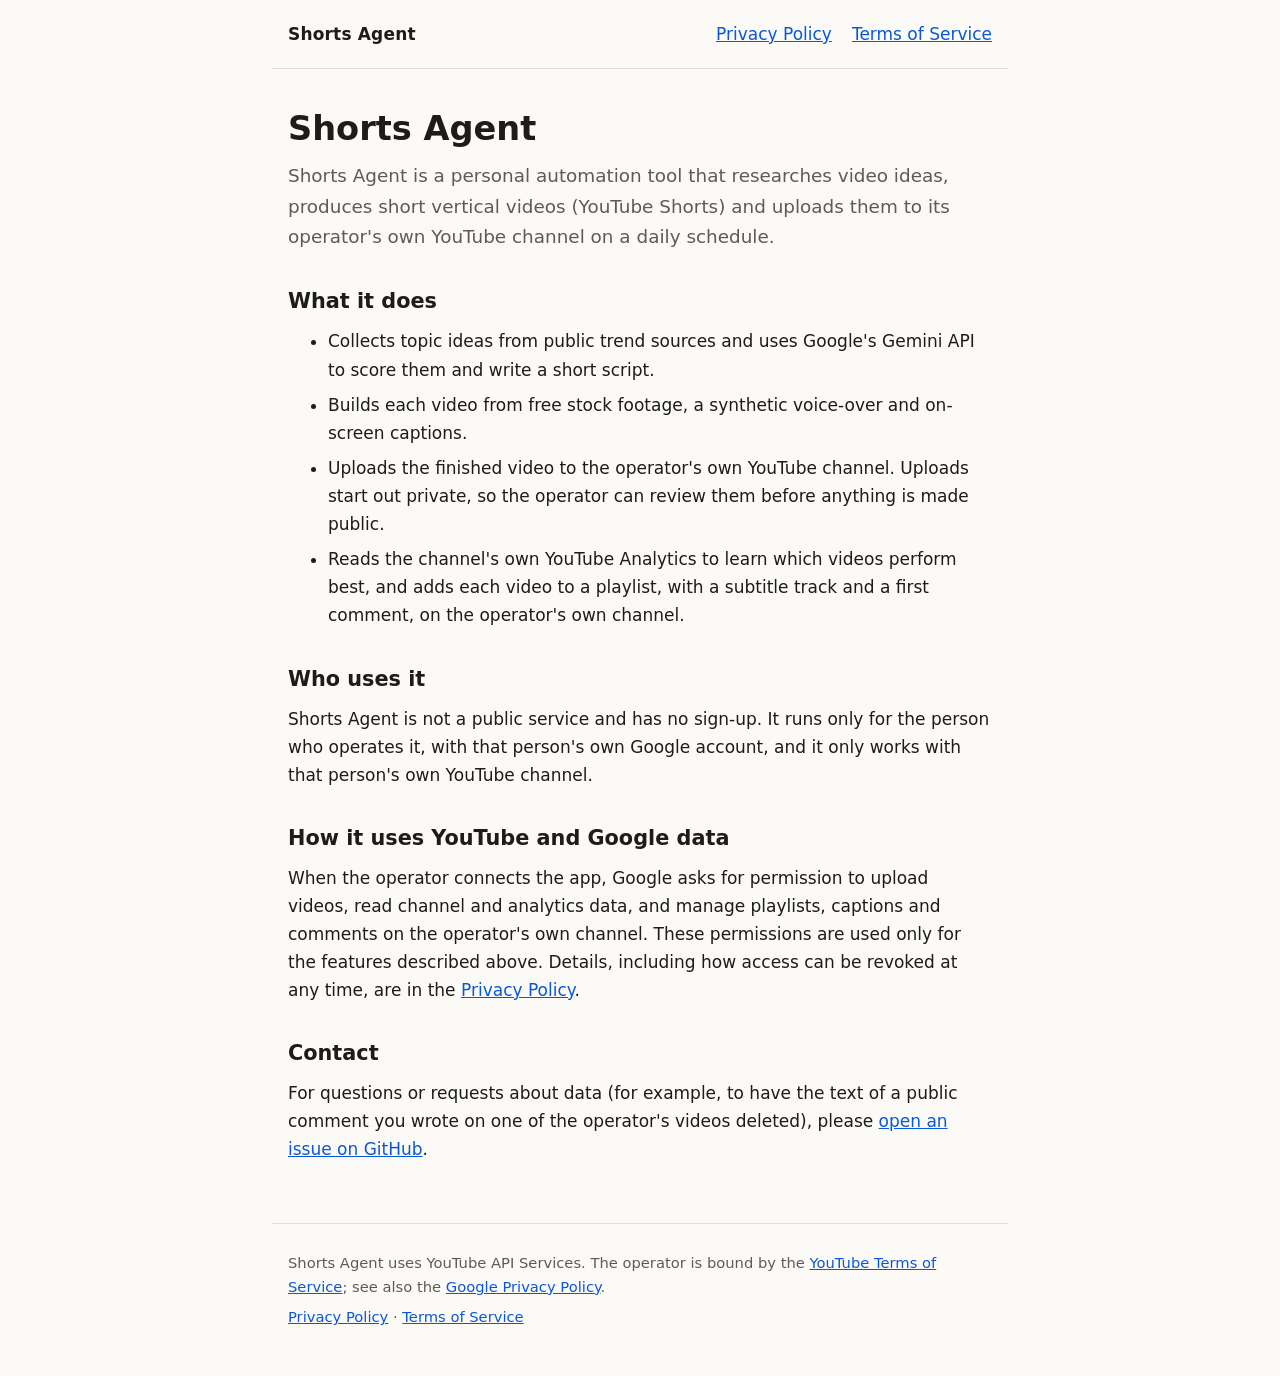
<file: index.html>
<!doctype html>
<html lang="en">
<head>
<meta charset="utf-8">
<meta name="viewport" content="width=device-width, initial-scale=1">
<title>Shorts Agent</title>
<meta name="description" content="Shorts Agent is a personal tool that researches, produces and uploads short vertical videos to its operator's own YouTube channel.">
<link rel="stylesheet" href="style.css">
</head>
<body>
<div class="bar">
  <a class="brand" href="./">Shorts Agent</a>
  <nav><a href="privacy.html">Privacy Policy</a><a href="terms.html">Terms of Service</a></nav>
</div>
<main>
  <h1>Shorts Agent</h1>
  <p class="lead">Shorts Agent is a personal automation tool that researches video ideas, produces short vertical videos (YouTube Shorts) and uploads them to its operator's own YouTube channel on a daily schedule.</p>

  <h2>What it does</h2>
  <ul>
    <li>Collects topic ideas from public trend sources and uses Google's Gemini API to score them and write a short script.</li>
    <li>Builds each video from free stock footage, a synthetic voice-over and on-screen captions.</li>
    <li>Uploads the finished video to the operator's own YouTube channel. Uploads start out private, so the operator can review them before anything is made public.</li>
    <li>Reads the channel's own YouTube Analytics to learn which videos perform best, and adds each video to a playlist, with a subtitle track and a first comment, on the operator's own channel.</li>
  </ul>

  <h2>Who uses it</h2>
  <p>Shorts Agent is not a public service and has no sign-up. It runs only for the person who operates it, with that person's own Google account, and it only works with that person's own YouTube channel.</p>

  <h2>How it uses YouTube and Google data</h2>
  <p>When the operator connects the app, Google asks for permission to upload videos, read channel and analytics data, and manage playlists, captions and comments on the operator's own channel. These permissions are used only for the features described above. Details, including how access can be revoked at any time, are in the <a href="privacy.html">Privacy Policy</a>.</p>

  <h2>Contact</h2>
  <p>For questions or requests about data (for example, to have the text of a public comment you wrote on one of the operator's videos deleted), please <a href="https://github.com/ganushi246-png/shorts-agent-site/issues">open an issue on GitHub</a>.</p>
</main>
<footer>
  <p>Shorts Agent uses YouTube API Services. The operator is bound by the <a href="https://www.youtube.com/t/terms">YouTube Terms of Service</a>; see also the <a href="https://policies.google.com/privacy">Google Privacy Policy</a>.</p>
  <p><a href="privacy.html">Privacy Policy</a> · <a href="terms.html">Terms of Service</a></p>
</footer>
</body>
</html>
</file>
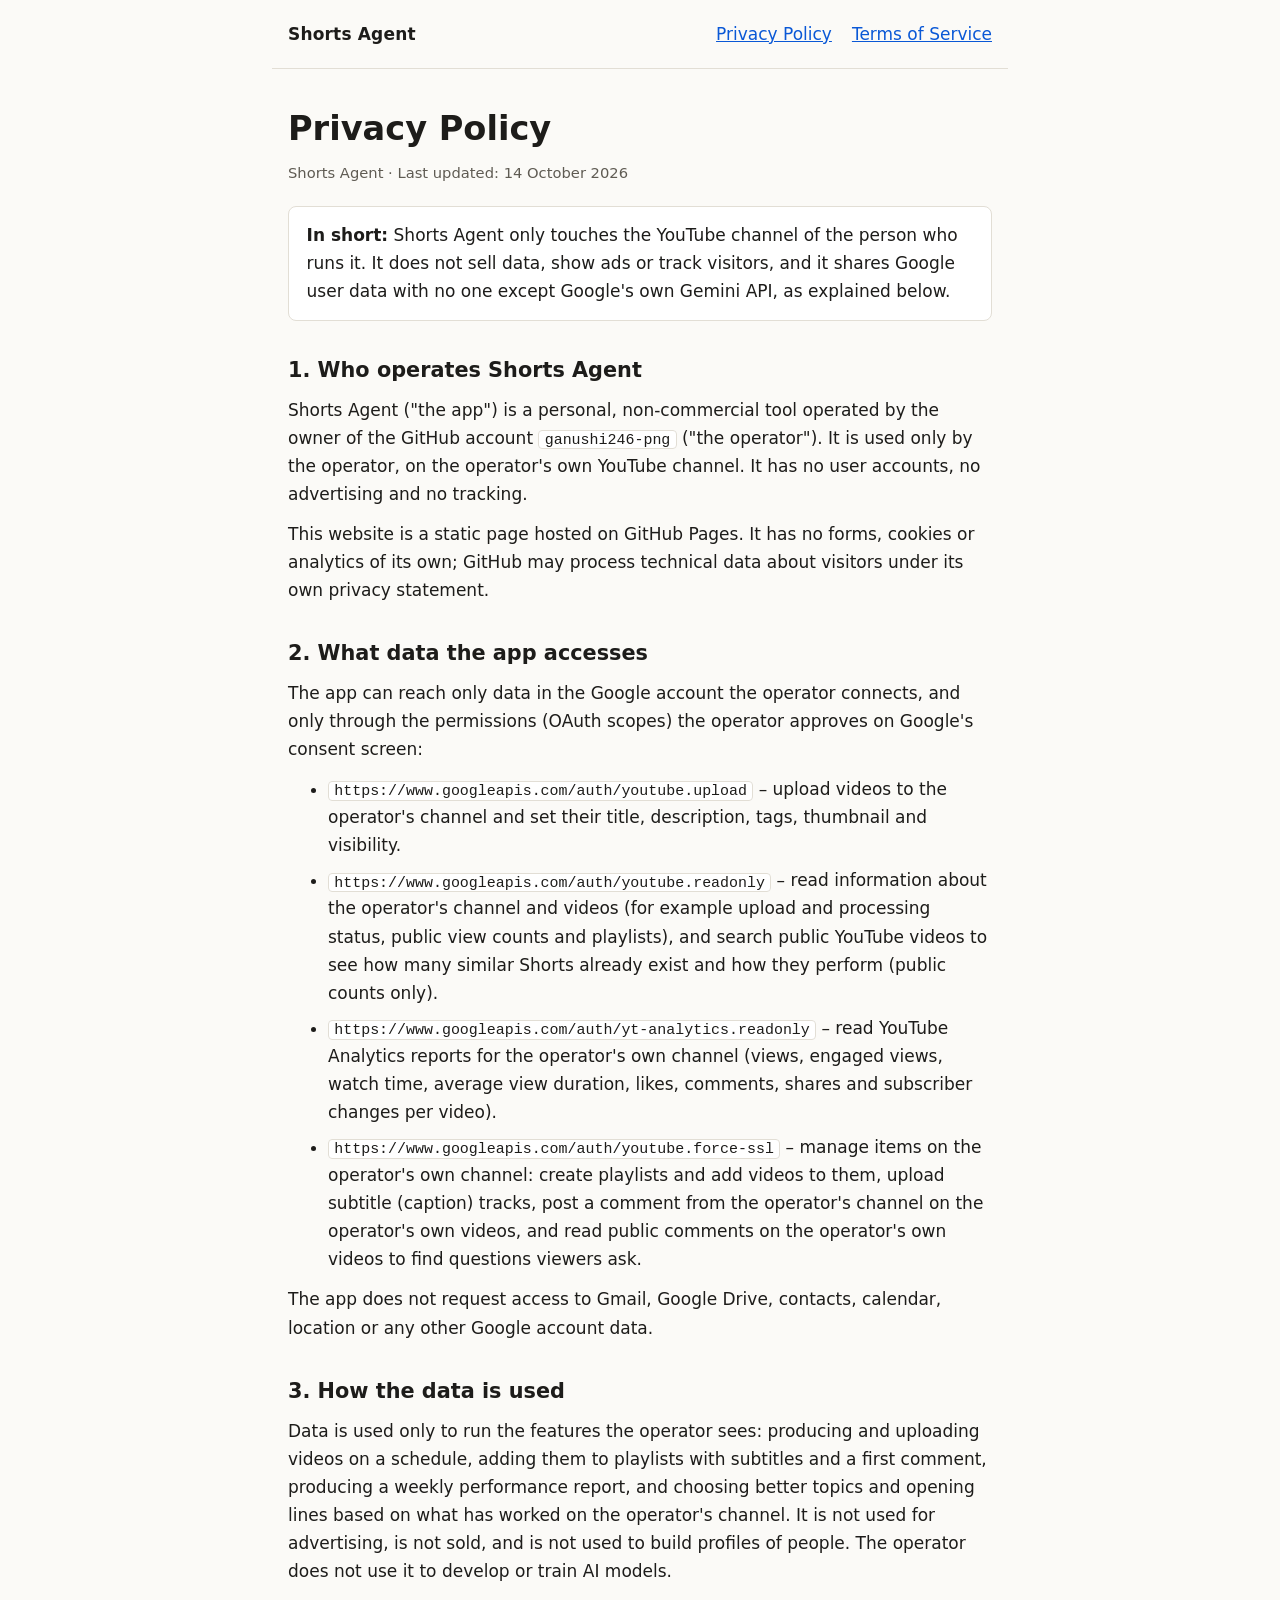
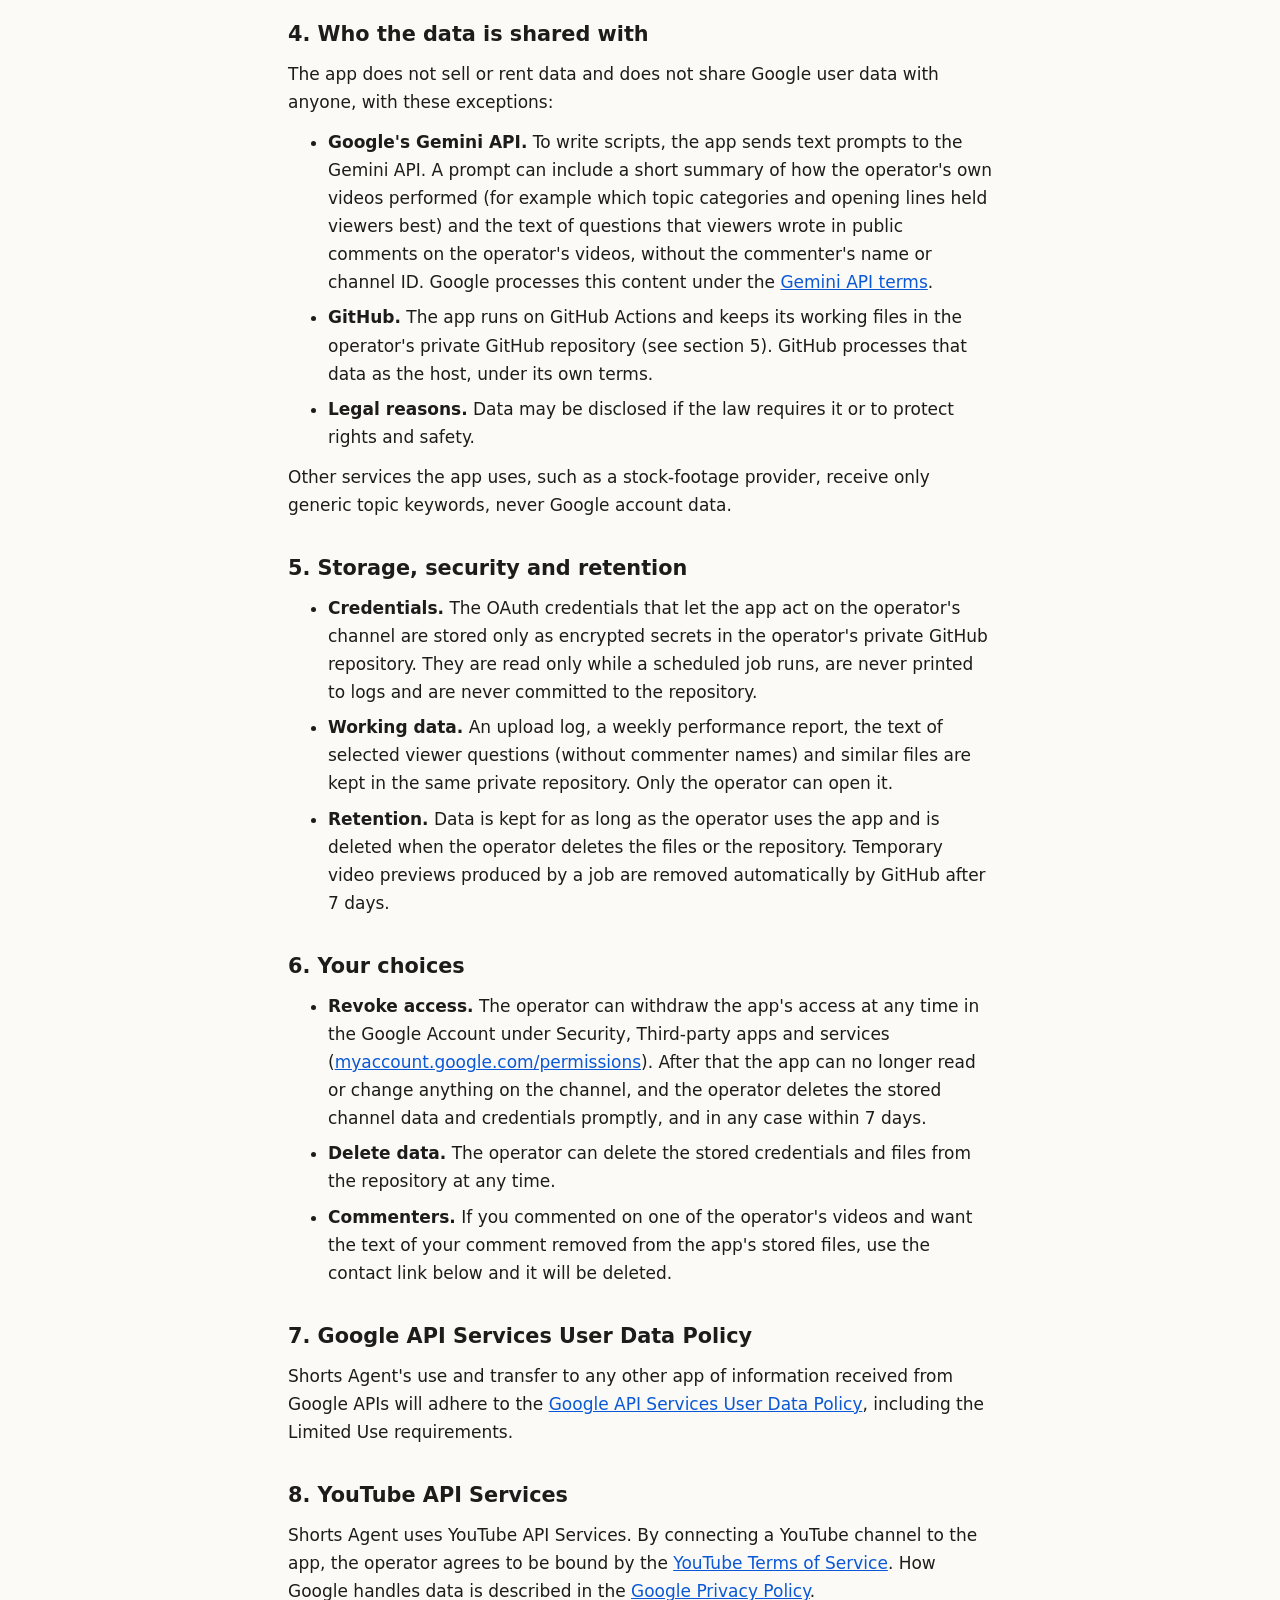
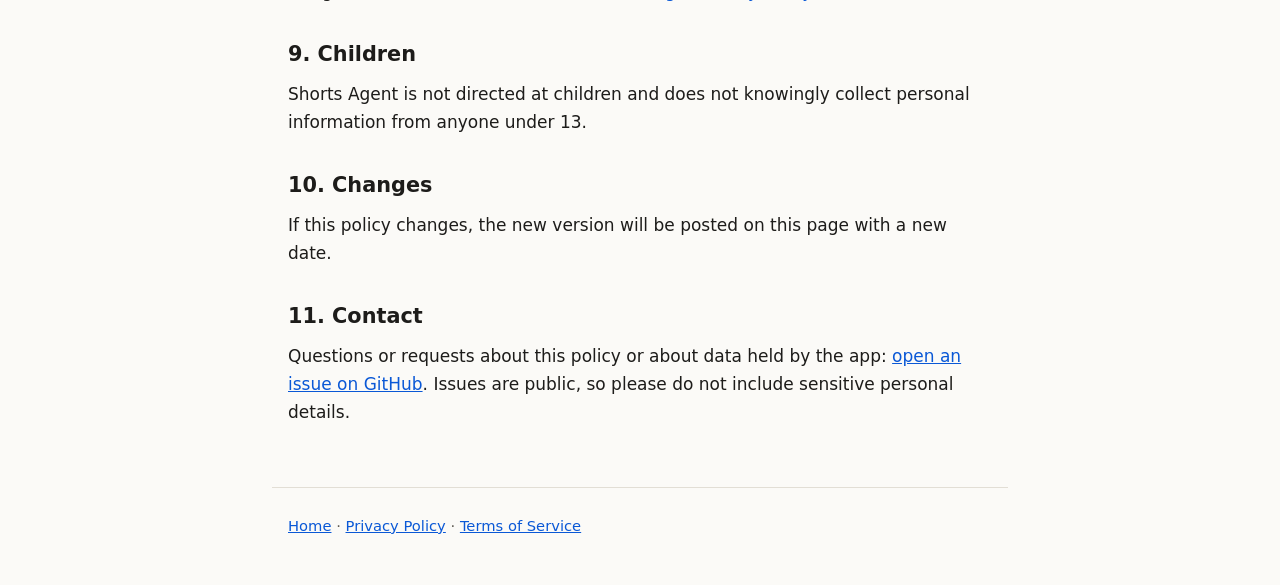
<file: privacy.html>
<!doctype html>
<html lang="en">
<head>
<meta charset="utf-8">
<meta name="viewport" content="width=device-width, initial-scale=1">
<title>Privacy Policy – Shorts Agent</title>
<meta name="description" content="How Shorts Agent handles YouTube and Google account data.">
<link rel="stylesheet" href="style.css">
</head>
<body>
<div class="bar">
  <a class="brand" href="./">Shorts Agent</a>
  <nav><a href="privacy.html">Privacy Policy</a><a href="terms.html">Terms of Service</a></nav>
</div>
<main>
  <h1>Privacy Policy</h1>
  <p class="meta">Shorts Agent · Last updated: 14 October 2026</p>

  <div class="note">
    <strong>In short:</strong> Shorts Agent only touches the YouTube channel of the person who runs it. It does not sell data, show ads or track visitors, and it shares Google user data with no one except Google's own Gemini API, as explained below.
  </div>

  <h2>1. Who operates Shorts Agent</h2>
  <p>Shorts Agent ("the app") is a personal, non-commercial tool operated by the owner of the GitHub account <code>ganushi246-png</code> ("the operator"). It is used only by the operator, on the operator's own YouTube channel. It has no user accounts, no advertising and no tracking.</p>
  <p>This website is a static page hosted on GitHub Pages. It has no forms, cookies or analytics of its own; GitHub may process technical data about visitors under its own privacy statement.</p>

  <h2>2. What data the app accesses</h2>
  <p>The app can reach only data in the Google account the operator connects, and only through the permissions (OAuth scopes) the operator approves on Google's consent screen:</p>
  <ul>
    <li><code>https://www.googleapis.com/auth/youtube.upload</code> – upload videos to the operator's channel and set their title, description, tags, thumbnail and visibility.</li>
    <li><code>https://www.googleapis.com/auth/youtube.readonly</code> – read information about the operator's channel and videos (for example upload and processing status, public view counts and playlists), and search public YouTube videos to see how many similar Shorts already exist and how they perform (public counts only).</li>
    <li><code>https://www.googleapis.com/auth/yt-analytics.readonly</code> – read YouTube Analytics reports for the operator's own channel (views, engaged views, watch time, average view duration, likes, comments, shares and subscriber changes per video).</li>
    <li><code>https://www.googleapis.com/auth/youtube.force-ssl</code> – manage items on the operator's own channel: create playlists and add videos to them, upload subtitle (caption) tracks, post a comment from the operator's channel on the operator's own videos, and read public comments on the operator's own videos to find questions viewers ask.</li>
  </ul>
  <p>The app does not request access to Gmail, Google Drive, contacts, calendar, location or any other Google account data.</p>

  <h2>3. How the data is used</h2>
  <p>Data is used only to run the features the operator sees: producing and uploading videos on a schedule, adding them to playlists with subtitles and a first comment, producing a weekly performance report, and choosing better topics and opening lines based on what has worked on the operator's channel. It is not used for advertising, is not sold, and is not used to build profiles of people. The operator does not use it to develop or train AI models.</p>

  <h2>4. Who the data is shared with</h2>
  <p>The app does not sell or rent data and does not share Google user data with anyone, with these exceptions:</p>
  <ul>
    <li><strong>Google's Gemini API.</strong> To write scripts, the app sends text prompts to the Gemini API. A prompt can include a short summary of how the operator's own videos performed (for example which topic categories and opening lines held viewers best) and the text of questions that viewers wrote in public comments on the operator's videos, without the commenter's name or channel ID. Google processes this content under the <a href="https://ai.google.dev/gemini-api/terms">Gemini API terms</a>.</li>
    <li><strong>GitHub.</strong> The app runs on GitHub Actions and keeps its working files in the operator's private GitHub repository (see section 5). GitHub processes that data as the host, under its own terms.</li>
    <li><strong>Legal reasons.</strong> Data may be disclosed if the law requires it or to protect rights and safety.</li>
  </ul>
  <p>Other services the app uses, such as a stock-footage provider, receive only generic topic keywords, never Google account data.</p>

  <h2>5. Storage, security and retention</h2>
  <ul>
    <li><strong>Credentials.</strong> The OAuth credentials that let the app act on the operator's channel are stored only as encrypted secrets in the operator's private GitHub repository. They are read only while a scheduled job runs, are never printed to logs and are never committed to the repository.</li>
    <li><strong>Working data.</strong> An upload log, a weekly performance report, the text of selected viewer questions (without commenter names) and similar files are kept in the same private repository. Only the operator can open it.</li>
    <li><strong>Retention.</strong> Data is kept for as long as the operator uses the app and is deleted when the operator deletes the files or the repository. Temporary video previews produced by a job are removed automatically by GitHub after 7 days.</li>
  </ul>

  <h2>6. Your choices</h2>
  <ul>
    <li><strong>Revoke access.</strong> The operator can withdraw the app's access at any time in the Google Account under Security, Third-party apps and services (<a href="https://myaccount.google.com/permissions">myaccount.google.com/permissions</a>). After that the app can no longer read or change anything on the channel, and the operator deletes the stored channel data and credentials promptly, and in any case within 7 days.</li>
    <li><strong>Delete data.</strong> The operator can delete the stored credentials and files from the repository at any time.</li>
    <li><strong>Commenters.</strong> If you commented on one of the operator's videos and want the text of your comment removed from the app's stored files, use the contact link below and it will be deleted.</li>
  </ul>

  <h2>7. Google API Services User Data Policy</h2>
  <p>Shorts Agent's use and transfer to any other app of information received from Google APIs will adhere to the <a href="https://developers.google.com/terms/api-services-user-data-policy">Google API Services User Data Policy</a>, including the Limited Use requirements.</p>

  <h2>8. YouTube API Services</h2>
  <p>Shorts Agent uses YouTube API Services. By connecting a YouTube channel to the app, the operator agrees to be bound by the <a href="https://www.youtube.com/t/terms">YouTube Terms of Service</a>. How Google handles data is described in the <a href="https://policies.google.com/privacy">Google Privacy Policy</a>.</p>

  <h2>9. Children</h2>
  <p>Shorts Agent is not directed at children and does not knowingly collect personal information from anyone under 13.</p>

  <h2>10. Changes</h2>
  <p>If this policy changes, the new version will be posted on this page with a new date.</p>

  <h2>11. Contact</h2>
  <p>Questions or requests about this policy or about data held by the app: <a href="https://github.com/ganushi246-png/shorts-agent-site/issues">open an issue on GitHub</a>. Issues are public, so please do not include sensitive personal details.</p>
</main>
<footer>
  <p><a href="./">Home</a> · <a href="privacy.html">Privacy Policy</a> · <a href="terms.html">Terms of Service</a></p>
</footer>
</body>
</html>
</file>
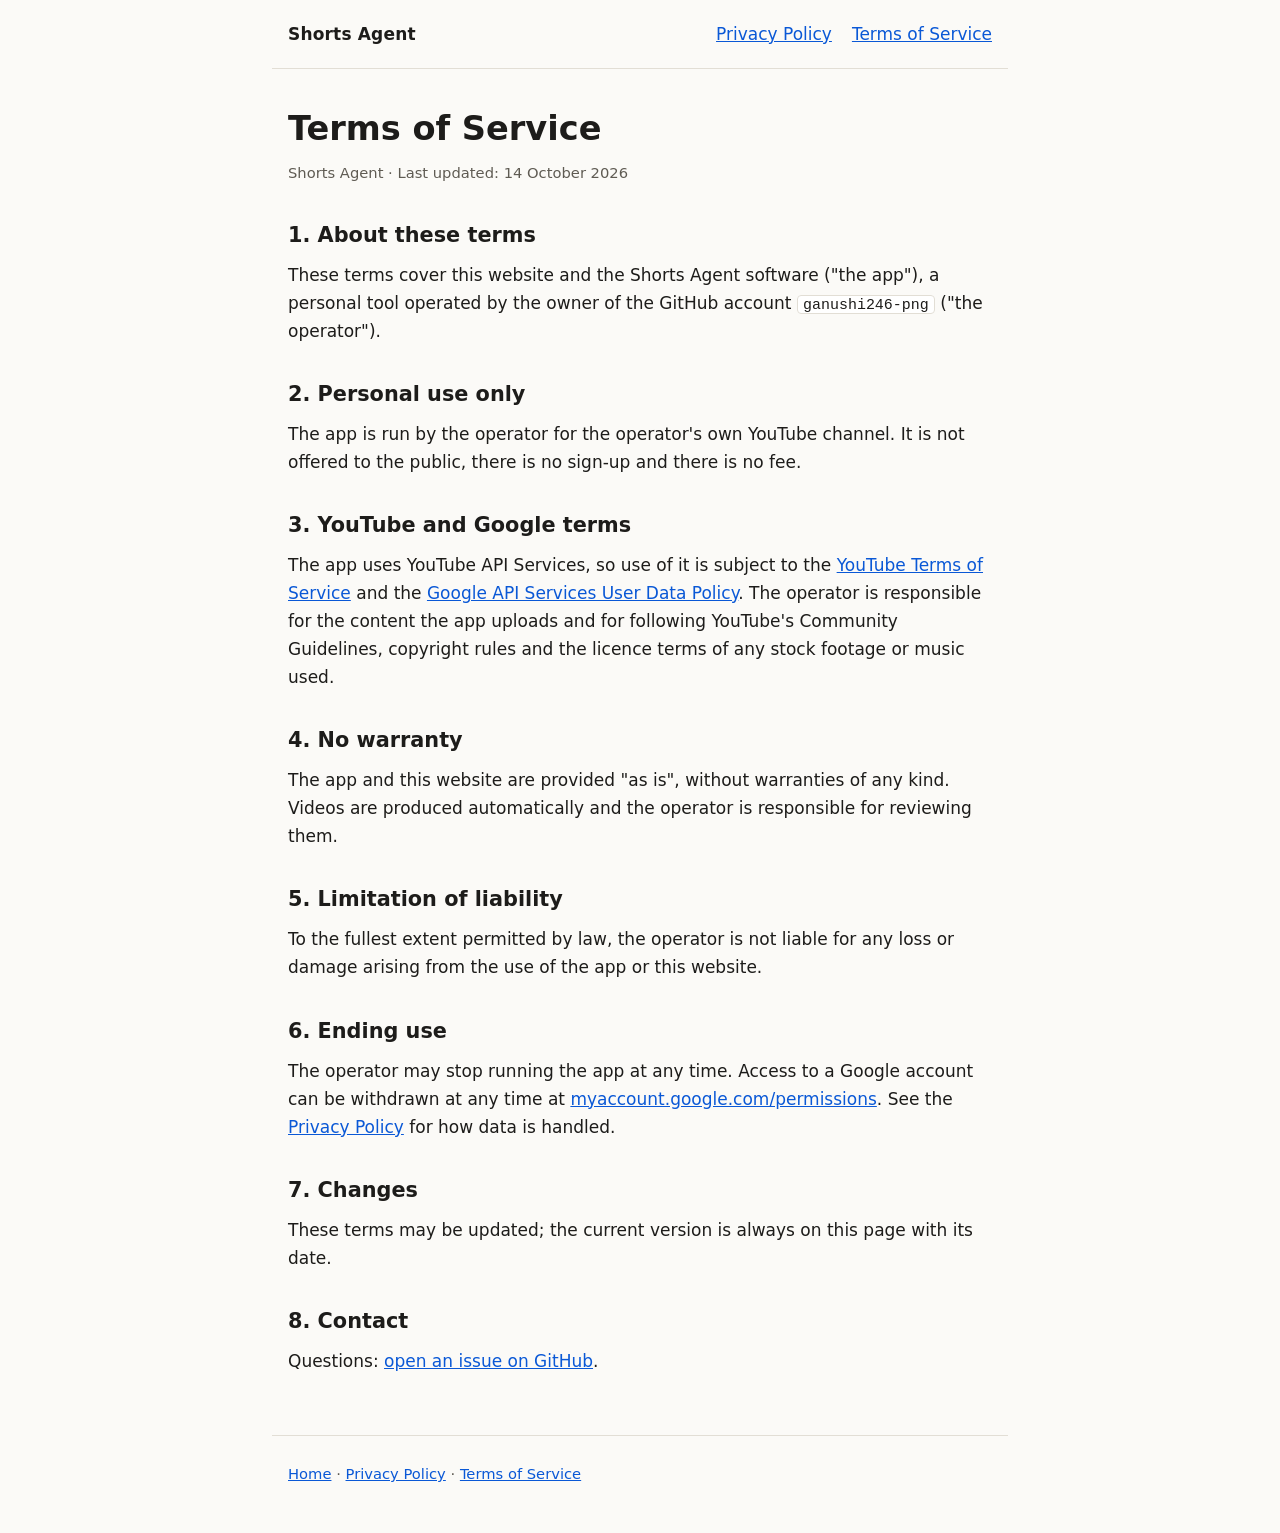
<file: terms.html>
<!doctype html>
<html lang="en">
<head>
<meta charset="utf-8">
<meta name="viewport" content="width=device-width, initial-scale=1">
<title>Terms of Service – Shorts Agent</title>
<meta name="description" content="Terms for the Shorts Agent website and software.">
<link rel="stylesheet" href="style.css">
</head>
<body>
<div class="bar">
  <a class="brand" href="./">Shorts Agent</a>
  <nav><a href="privacy.html">Privacy Policy</a><a href="terms.html">Terms of Service</a></nav>
</div>
<main>
  <h1>Terms of Service</h1>
  <p class="meta">Shorts Agent · Last updated: 14 October 2026</p>

  <h2>1. About these terms</h2>
  <p>These terms cover this website and the Shorts Agent software ("the app"), a personal tool operated by the owner of the GitHub account <code>ganushi246-png</code> ("the operator").</p>

  <h2>2. Personal use only</h2>
  <p>The app is run by the operator for the operator's own YouTube channel. It is not offered to the public, there is no sign-up and there is no fee.</p>

  <h2>3. YouTube and Google terms</h2>
  <p>The app uses YouTube API Services, so use of it is subject to the <a href="https://www.youtube.com/t/terms">YouTube Terms of Service</a> and the <a href="https://developers.google.com/terms/api-services-user-data-policy">Google API Services User Data Policy</a>. The operator is responsible for the content the app uploads and for following YouTube's Community Guidelines, copyright rules and the licence terms of any stock footage or music used.</p>

  <h2>4. No warranty</h2>
  <p>The app and this website are provided "as is", without warranties of any kind. Videos are produced automatically and the operator is responsible for reviewing them.</p>

  <h2>5. Limitation of liability</h2>
  <p>To the fullest extent permitted by law, the operator is not liable for any loss or damage arising from the use of the app or this website.</p>

  <h2>6. Ending use</h2>
  <p>The operator may stop running the app at any time. Access to a Google account can be withdrawn at any time at <a href="https://myaccount.google.com/permissions">myaccount.google.com/permissions</a>. See the <a href="privacy.html">Privacy Policy</a> for how data is handled.</p>

  <h2>7. Changes</h2>
  <p>These terms may be updated; the current version is always on this page with its date.</p>

  <h2>8. Contact</h2>
  <p>Questions: <a href="https://github.com/ganushi246-png/shorts-agent-site/issues">open an issue on GitHub</a>.</p>
</main>
<footer>
  <p><a href="./">Home</a> · <a href="privacy.html">Privacy Policy</a> · <a href="terms.html">Terms of Service</a></p>
</footer>
</body>
</html>
</file>
<file: style.css>
:root {
  --bg: #fbfaf7;
  --fg: #1d1c1a;
  --muted: #5f5b53;
  --accent: #0a58d6;
  --line: #e2ded5;
  --card: #ffffff;
}
@media (prefers-color-scheme: dark) {
  :root {
    --bg: #151514;
    --fg: #ece9e2;
    --muted: #a8a49a;
    --accent: #8db4ff;
    --line: #2d2c29;
    --card: #1c1b19;
  }
}
* { box-sizing: border-box; }
html { -webkit-text-size-adjust: 100%; }
body {
  margin: 0;
  background: var(--bg);
  color: var(--fg);
  font: 17px/1.65 system-ui, -apple-system, "Segoe UI", Roboto, Helvetica, Arial, sans-serif;
}
.bar, main, footer {
  max-width: 46rem;
  margin: 0 auto;
  padding-left: 1rem;
  padding-right: 1rem;
}
.bar {
  display: flex;
  flex-wrap: wrap;
  gap: .5rem 1.5rem;
  align-items: baseline;
  justify-content: space-between;
  padding-top: 1.25rem;
  padding-bottom: 1.25rem;
  border-bottom: 1px solid var(--line);
}
.brand { font-weight: 650; color: var(--fg); text-decoration: none; letter-spacing: .01em; }
nav a { margin-right: 1.25rem; }
nav a:last-child { margin-right: 0; }
a { color: var(--accent); }
main { padding-top: 2.5rem; padding-bottom: 3rem; }
h1 { font-size: 2.1rem; line-height: 1.2; margin: 0 0 .75rem; }
h2 { font-size: 1.3rem; line-height: 1.3; margin: 2.25rem 0 .5rem; }
p, ul { margin: .75rem 0; }
li { margin: .45rem 0; }
.lead { font-size: 1.15rem; color: var(--muted); }
.meta { color: var(--muted); font-size: .92rem; }
.note { background: var(--card); border: 1px solid var(--line); border-radius: 8px; padding: .9rem 1.1rem; margin: 1.25rem 0; }
code { font: .88em ui-monospace, SFMono-Regular, Menlo, Consolas, monospace; background: var(--card); border: 1px solid var(--line); border-radius: 4px; padding: .05em .35em; overflow-wrap: anywhere; }
footer { padding-top: 1.25rem; padding-bottom: 2.5rem; border-top: 1px solid var(--line); color: var(--muted); font-size: .92rem; }
footer p { margin: .4rem 0; }
</file>
